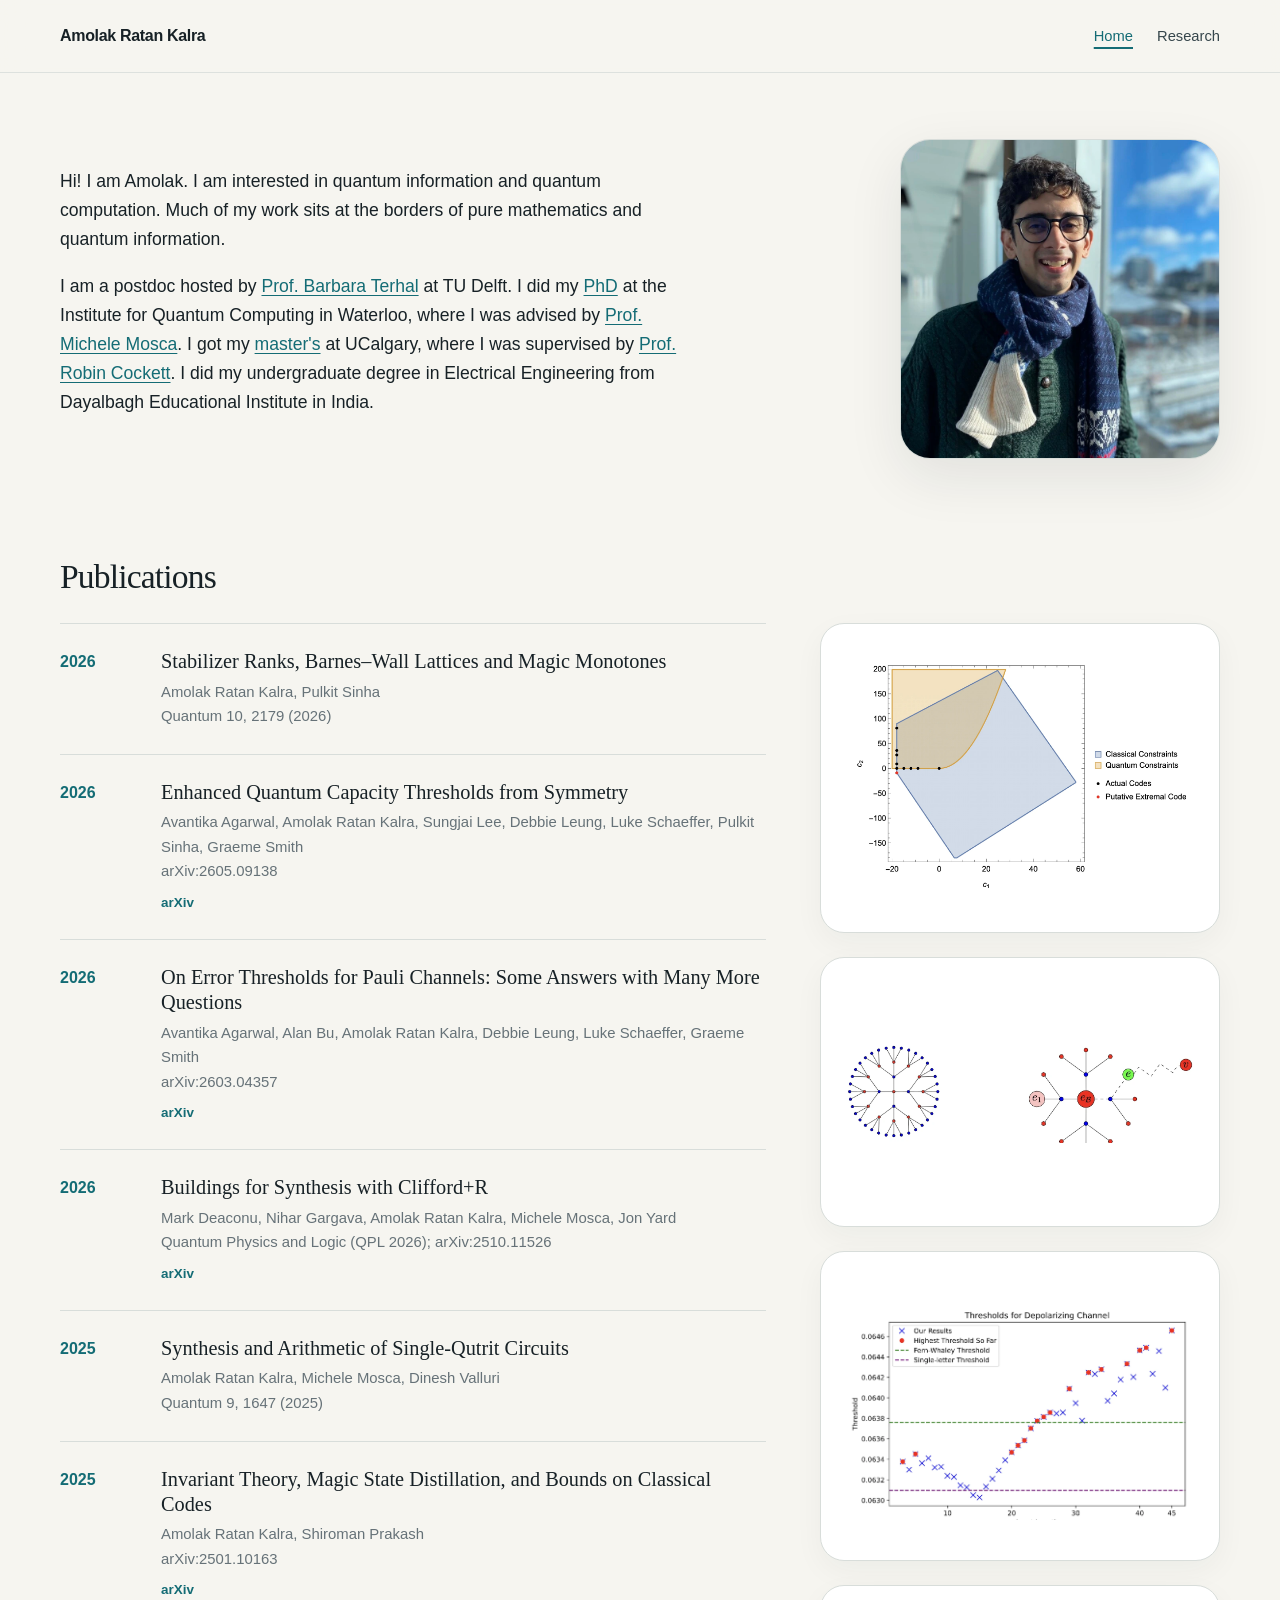
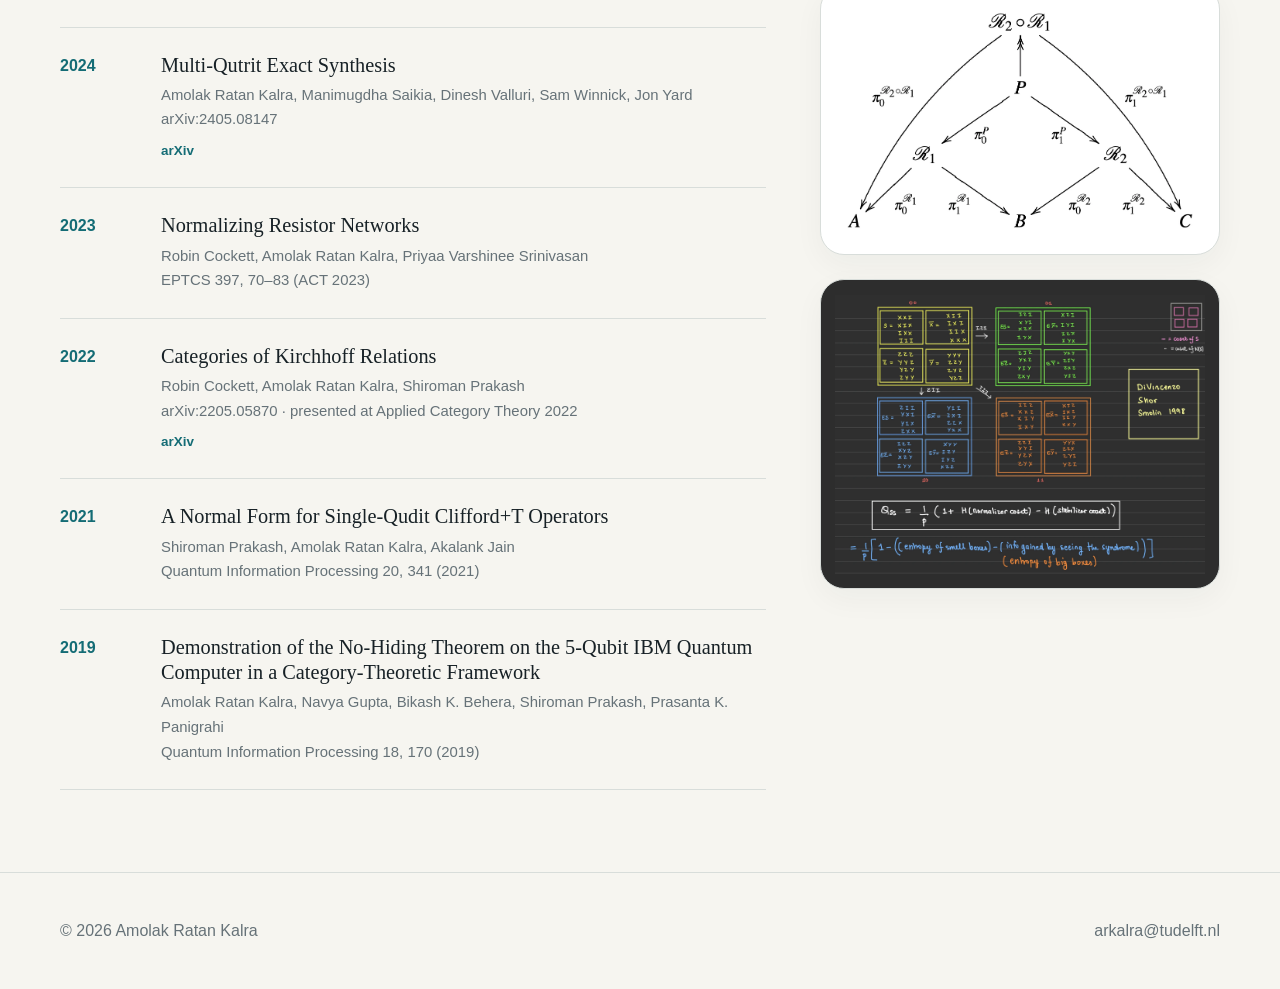
<file: index.html>
<!DOCTYPE html>

<html lang="en">
<head>
<meta charset="utf-8"/><meta content="width=device-width,initial-scale=1" name="viewport"/><meta content="#f6f5f0" name="theme-color"/>
<title>Amolak Ratan Kalra</title>
<link href="https://amolakratankalra.github.io/" rel="canonical"/>
<meta content="Amolak Ratan Kalra" property="og:title"/>
<meta content="Amolak Ratan Kalra" property="og:site_name"/>
<meta content="website" property="og:type"/>
<meta content="https://amolakratankalra.github.io/" property="og:url"/>
<meta content="Amolak Ratan Kalra is a postdoctoral researcher at QuTech and TU Delft working on the mathematics of quantum information, quantum circuits, quantum error correction, and quantum foundations." name="description"/>
<link href="assets/style.css?v=583b308ce587" rel="stylesheet"/>
</head>
<body>
<a class="skip" href="#content">Skip to content</a>
<header class="site-header"><div class="container nav">
<a class="brand" href="index.html"><span>Amolak Ratan Kalra</span></a>
<nav aria-label="Main navigation" class="page-links">
<a aria-current="page" href="index.html">Home</a>
<a href="research.html">Research</a>
</nav>
</div></header>
<main id="content">
<section class="hero hero-minimal"><div class="container hero-grid">
<div class="hero-copy">
<p class="lead">Hi! I am Amolak. I am interested in quantum information and quantum computation. Much of my work sits at the borders of pure mathematics and quantum information.</p>
<p class="lead">I am a postdoc hosted by <a href="https://qutech.nl/person/barbara-terhal/" target="_blank" rel="noopener">Prof. Barbara Terhal</a> at TU Delft. I did my <a href="https://uwspace.uwaterloo.ca/items/2362619b-3021-4727-a5f9-b3112a69a995" target="_blank" rel="noopener">PhD</a> at the Institute for Quantum Computing in Waterloo, where I was advised by <a href="https://uwaterloo.ca/institute-for-quantum-computing/profiles/michele-mosca" target="_blank" rel="noopener">Prof. Michele Mosca</a>. I got my <a href="https://doi.org/10.11575/PRISM/39953" target="_blank" rel="noopener">master's</a> at UCalgary, where I was supervised by <a href="https://pages.cpsc.ucalgary.ca/~robin/" target="_blank" rel="noopener">Prof. Robin Cockett</a>. I did my undergraduate degree in Electrical Engineering from Dayalbagh Educational Institute in India.</p>
</div>
<div class="portrait-card"><img alt="Portrait of Amolak Ratan Kalra" src="assets/portrait-latest.webp"/></div>
</div></section>


<section class="section publications-section-clean" id="publications"><div class="container publications-home">
<div class="section-head publications-head-simple"><div><h2>Publications</h2></div></div>

<div class="publications-side-by-side"><div class="pub-list">
<article class="pub"><div class="pub-year">2026</div><div><div class="pub-title"><a class="pub-title-link" target="_blank" rel="noopener" href="https://quantum-journal.org/papers/q-2026-07-29-2179/">Stabilizer Ranks, Barnes–Wall Lattices and Magic Monotones</a></div><div class="pub-authors">Amolak Ratan Kalra, Pulkit Sinha</div><div class="pub-venue">Quantum 10, 2179 (2026)</div></div></article>
<article class="pub"><div class="pub-year">2026</div><div><div class="pub-title"><a class="pub-title-link" target="_blank" rel="noopener" href="https://arxiv.org/abs/2605.09138">Enhanced Quantum Capacity Thresholds from Symmetry</a></div><div class="pub-authors">Avantika Agarwal, Amolak Ratan Kalra, Sungjai Lee, Debbie Leung, Luke Schaeffer, Pulkit Sinha, Graeme Smith</div><div class="pub-venue">arXiv:2605.09138</div><div class="pub-links"><a href="https://arxiv.org/abs/2605.09138">arXiv</a></div></div></article>
<article class="pub"><div class="pub-year">2026</div><div><div class="pub-title"><a class="pub-title-link" target="_blank" rel="noopener" href="https://arxiv.org/abs/2603.04357">On Error Thresholds for Pauli Channels: Some Answers with Many More Questions</a></div><div class="pub-authors">Avantika Agarwal, Alan Bu, Amolak Ratan Kalra, Debbie Leung, Luke Schaeffer, Graeme Smith</div><div class="pub-venue">arXiv:2603.04357</div><div class="pub-links"><a href="https://arxiv.org/abs/2603.04357">arXiv</a></div></div></article>
<article class="pub"><div class="pub-year">2026</div><div><div class="pub-title"><a class="pub-title-link" target="_blank" rel="noopener" href="https://arxiv.org/abs/2510.11526">Buildings for Synthesis with Clifford+R</a></div><div class="pub-authors">Mark Deaconu, Nihar Gargava, Amolak Ratan Kalra, Michele Mosca, Jon Yard</div><div class="pub-venue">Quantum Physics and Logic (QPL 2026); arXiv:2510.11526</div><div class="pub-links"><a href="https://arxiv.org/abs/2510.11526">arXiv</a></div></div></article>
<article class="pub"><div class="pub-year">2025</div><div><div class="pub-title"><a class="pub-title-link" target="_blank" rel="noopener" href="https://arxiv.org/abs/2311.08696">Synthesis and Arithmetic of Single-Qutrit Circuits</a></div><div class="pub-authors">Amolak Ratan Kalra, Michele Mosca, Dinesh Valluri</div><div class="pub-venue">Quantum 9, 1647 (2025)</div></div></article>
<article class="pub"><div class="pub-year">2025</div><div><div class="pub-title"><a class="pub-title-link" target="_blank" rel="noopener" href="https://arxiv.org/abs/2501.10163">Invariant Theory, Magic State Distillation, and Bounds on Classical Codes</a></div><div class="pub-authors">Amolak Ratan Kalra, Shiroman Prakash</div><div class="pub-venue">arXiv:2501.10163</div><div class="pub-links"><a href="https://arxiv.org/abs/2501.10163">arXiv</a></div></div></article>
<article class="pub"><div class="pub-year">2024</div><div><div class="pub-title"><a class="pub-title-link" target="_blank" rel="noopener" href="https://arxiv.org/abs/2405.08147">Multi-Qutrit Exact Synthesis</a></div><div class="pub-authors">Amolak Ratan Kalra, Manimugdha Saikia, Dinesh Valluri, Sam Winnick, Jon Yard</div><div class="pub-venue">arXiv:2405.08147</div><div class="pub-links"><a href="https://arxiv.org/abs/2405.08147">arXiv</a></div></div></article>
<article class="pub"><div class="pub-year">2023</div><div><div class="pub-title"><a class="pub-title-link" target="_blank" rel="noopener" href="https://arxiv.org/abs/2303.11839" target="_blank" rel="noopener">Normalizing Resistor Networks</a></div><div class="pub-authors">Robin Cockett, Amolak Ratan Kalra, Priyaa Varshinee Srinivasan</div><div class="pub-venue">EPTCS 397, 70–83 (ACT 2023)</div></div></article>
<article class="pub"><div class="pub-year">2022</div><div><div class="pub-title"><a class="pub-title-link" target="_blank" rel="noopener" href="https://arxiv.org/abs/2205.05870">Categories of Kirchhoff Relations</a></div><div class="pub-authors">Robin Cockett, Amolak Ratan Kalra, Shiroman Prakash</div><div class="pub-venue">arXiv:2205.05870 · presented at Applied Category Theory 2022</div><div class="pub-links"><a href="https://arxiv.org/abs/2205.05870">arXiv</a></div></div></article>
<article class="pub"><div class="pub-year">2021</div><div><div class="pub-title"><a class="pub-title-link" target="_blank" rel="noopener" href="https://arxiv.org/abs/2011.07970" target="_blank" rel="noopener">A Normal Form for Single-Qudit Clifford+T Operators</a></div><div class="pub-authors">Shiroman Prakash, Amolak Ratan Kalra, Akalank Jain</div><div class="pub-venue">Quantum Information Processing 20, 341 (2021)</div></div></article>
<article class="pub"><div class="pub-year">2019</div><div><div class="pub-title"><a class="pub-title-link" target="_blank" rel="noopener" href="https://arxiv.org/abs/1707.09462" target="_blank" rel="noopener">Demonstration of the No-Hiding Theorem on the 5-Qubit IBM Quantum Computer in a Category-Theoretic Framework</a></div><div class="pub-authors">Amolak Ratan Kalra, Navya Gupta, Bikash K. Behera, Shiroman Prakash, Prasanta K. Panigrahi</div><div class="pub-venue">Quantum Information Processing 18, 170 (2019)</div></div></article>
</div><aside aria-label="Research figures" class="publication-image-stack"><a class="publication-image-card" href="https://arxiv.org/abs/2501.10163" target="_blank" rel="noopener" aria-label="Open Invariant Theory, Magic State Distillation, and Bounds on Classical Codes"><img alt="Classical and quantum linear-programming constraints" src="assets/codes-bounds.webp"/></a><a class="publication-image-card zoomed" href="https://arxiv.org/abs/2510.11526" target="_blank" rel="noopener" aria-label="Open Buildings for Synthesis with Clifford+R"><img alt="Tree geometry used in quantum circuit synthesis" src="assets/circuits-tree-crop.webp"/></a><a class="publication-image-card" href="https://arxiv.org/abs/2605.09138" target="_blank" rel="noopener" aria-label="Open Enhanced Quantum Capacity Thresholds from Symmetry"><img alt="Error thresholds for a depolarizing quantum channel" src="assets/capacity-thresholds.webp"/></a><a class="publication-image-card zoomed" href="https://arxiv.org/abs/2205.05870" target="_blank" rel="noopener" aria-label="Open Categories of Kirchhoff Relations"><img alt="A compositional relation diagram" src="assets/relations-diagram-crop.webp"/></a><a class="publication-image-card dark" href="https://arxiv.org/abs/2603.04357" target="_blank" rel="noopener" aria-label="Open On Error Thresholds for Pauli Channels: Some Answers with Many More Questions"><img alt="Symmetry and stabilizer structures in a mathematical calculation" src="assets/symmetry-notes.webp"/></a></aside></div></div></section>
</main>
<footer class="footer"><div class="container footer-grid"><div>© 2026 Amolak Ratan Kalra</div><div class="footer-email"><a href="mailto:arkalra@tudelft.nl">arkalra@tudelft.nl</a></div></div></footer>
<script src="assets/site.js"></script>
</body></html>
</file>
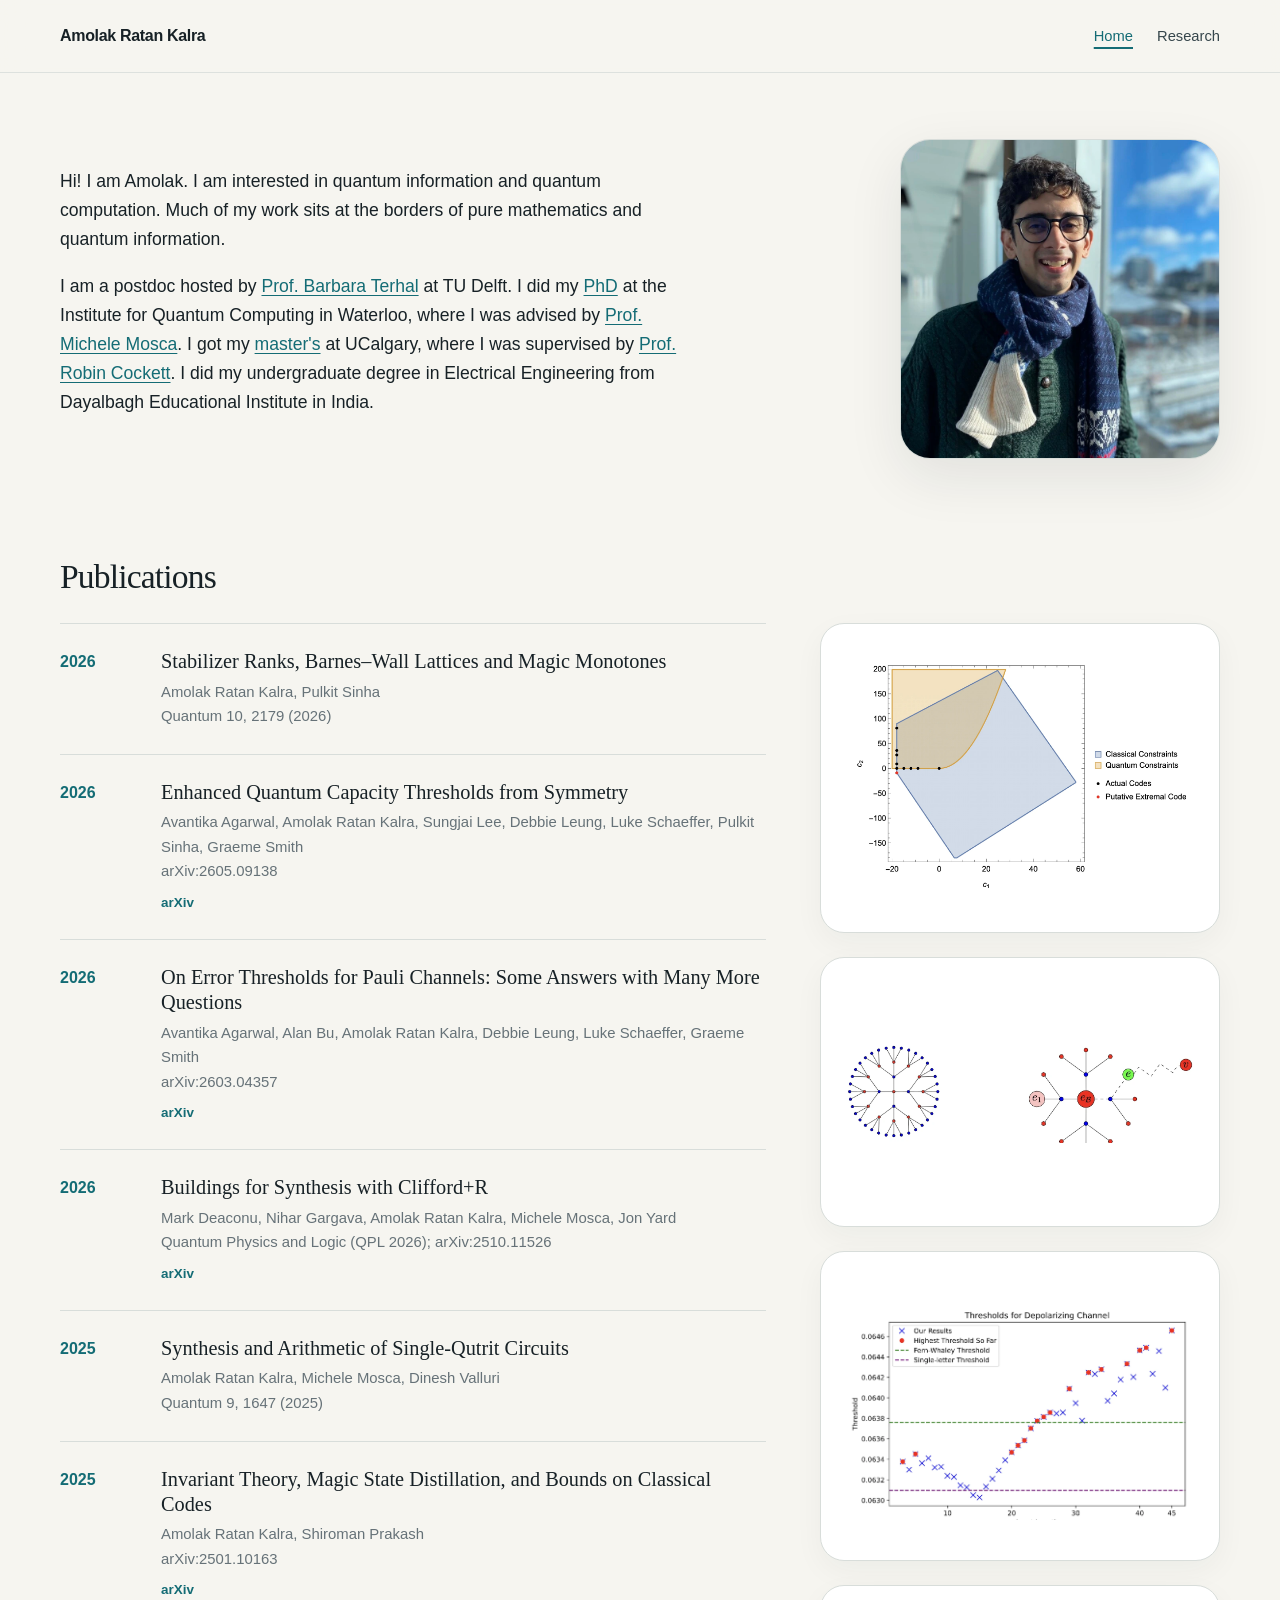
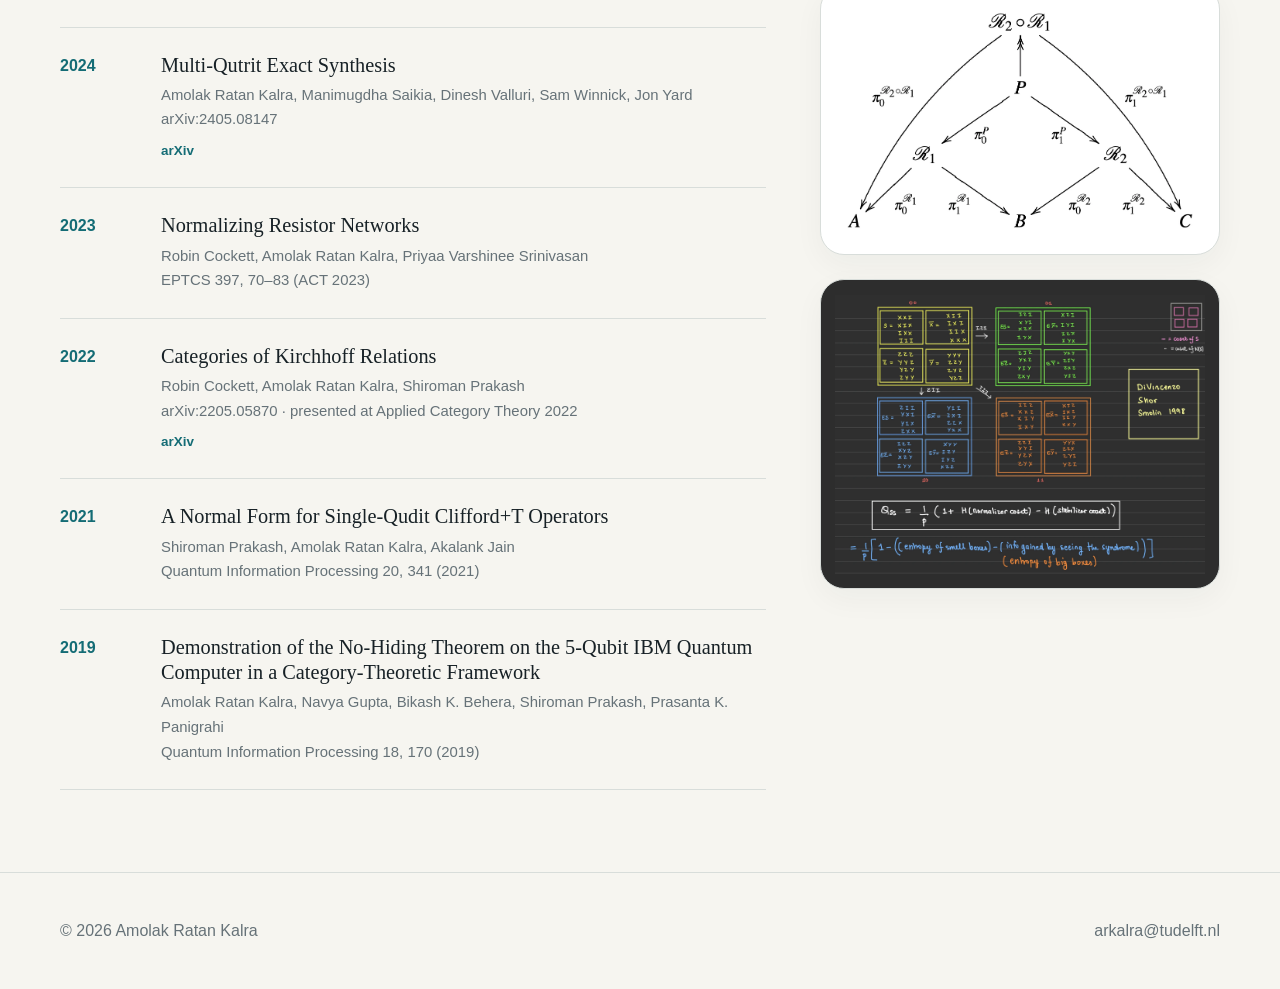
<file: index-preview.html>
<!DOCTYPE html>

<html lang="en">
<head>
<meta charset="utf-8"/><meta content="width=device-width,initial-scale=1" name="viewport"/><meta content="#f6f5f0" name="theme-color"/>
<title>Amolak Ratan Kalra</title>
<meta content="noindex,follow" name="robots"/>
<link href="https://amolakratankalra.github.io/" rel="canonical"/>
<meta content="Amolak Ratan Kalra" property="og:title"/>
<meta content="Amolak Ratan Kalra" property="og:site_name"/>
<meta content="website" property="og:type"/>
<meta content="https://amolakratankalra.github.io/" property="og:url"/>
<meta content="Amolak Ratan Kalra is a postdoctoral researcher at QuTech and TU Delft working on the mathematics of quantum information, quantum circuits, quantum error correction, and quantum foundations." name="description"/>
<link href="assets/style.css?v=583b308ce587" rel="stylesheet"/>
</head>
<body>
<a class="skip" href="#content">Skip to content</a>
<header class="site-header"><div class="container nav">
<a class="brand" href="index.html"><span>Amolak Ratan Kalra</span></a>
<nav aria-label="Main navigation" class="page-links">
<a aria-current="page" href="index.html">Home</a>
<a href="research.html">Research</a>
</nav>
</div></header>
<main id="content">
<section class="hero hero-minimal"><div class="container hero-grid">
<div class="hero-copy">
<p class="lead">Hi! I am Amolak. I am interested in quantum information and quantum computation. Much of my work sits at the borders of pure mathematics and quantum information.</p>
<p class="lead">I am a postdoc hosted by <a href="https://qutech.nl/person/barbara-terhal/" target="_blank" rel="noopener">Prof. Barbara Terhal</a> at TU Delft. I did my <a href="https://uwspace.uwaterloo.ca/items/2362619b-3021-4727-a5f9-b3112a69a995" target="_blank" rel="noopener">PhD</a> at the Institute for Quantum Computing in Waterloo, where I was advised by <a href="https://uwaterloo.ca/institute-for-quantum-computing/profiles/michele-mosca" target="_blank" rel="noopener">Prof. Michele Mosca</a>. I got my <a href="https://doi.org/10.11575/PRISM/39953" target="_blank" rel="noopener">master's</a> at UCalgary, where I was supervised by <a href="https://pages.cpsc.ucalgary.ca/~robin/" target="_blank" rel="noopener">Prof. Robin Cockett</a>. I did my undergraduate degree in Electrical Engineering from Dayalbagh Educational Institute in India.</p>
</div>
<div class="portrait-card"><img alt="Portrait of Amolak Ratan Kalra" src="assets/portrait-latest.webp"/></div>
</div></section>


<section class="section publications-section-clean" id="publications"><div class="container publications-home">
<div class="section-head publications-head-simple"><div><h2>Publications</h2></div></div>

<div class="publications-side-by-side"><div class="pub-list">
<article class="pub"><div class="pub-year">2026</div><div><div class="pub-title"><a class="pub-title-link" target="_blank" rel="noopener" href="https://quantum-journal.org/papers/q-2026-07-29-2179/">Stabilizer Ranks, Barnes–Wall Lattices and Magic Monotones</a></div><div class="pub-authors">Amolak Ratan Kalra, Pulkit Sinha</div><div class="pub-venue">Quantum 10, 2179 (2026)</div></div></article>
<article class="pub"><div class="pub-year">2026</div><div><div class="pub-title"><a class="pub-title-link" target="_blank" rel="noopener" href="https://arxiv.org/abs/2605.09138">Enhanced Quantum Capacity Thresholds from Symmetry</a></div><div class="pub-authors">Avantika Agarwal, Amolak Ratan Kalra, Sungjai Lee, Debbie Leung, Luke Schaeffer, Pulkit Sinha, Graeme Smith</div><div class="pub-venue">arXiv:2605.09138</div><div class="pub-links"><a href="https://arxiv.org/abs/2605.09138">arXiv</a></div></div></article>
<article class="pub"><div class="pub-year">2026</div><div><div class="pub-title"><a class="pub-title-link" target="_blank" rel="noopener" href="https://arxiv.org/abs/2603.04357">On Error Thresholds for Pauli Channels: Some Answers with Many More Questions</a></div><div class="pub-authors">Avantika Agarwal, Alan Bu, Amolak Ratan Kalra, Debbie Leung, Luke Schaeffer, Graeme Smith</div><div class="pub-venue">arXiv:2603.04357</div><div class="pub-links"><a href="https://arxiv.org/abs/2603.04357">arXiv</a></div></div></article>
<article class="pub"><div class="pub-year">2026</div><div><div class="pub-title"><a class="pub-title-link" target="_blank" rel="noopener" href="https://arxiv.org/abs/2510.11526">Buildings for Synthesis with Clifford+R</a></div><div class="pub-authors">Mark Deaconu, Nihar Gargava, Amolak Ratan Kalra, Michele Mosca, Jon Yard</div><div class="pub-venue">Quantum Physics and Logic (QPL 2026); arXiv:2510.11526</div><div class="pub-links"><a href="https://arxiv.org/abs/2510.11526">arXiv</a></div></div></article>
<article class="pub"><div class="pub-year">2025</div><div><div class="pub-title"><a class="pub-title-link" target="_blank" rel="noopener" href="https://arxiv.org/abs/2311.08696">Synthesis and Arithmetic of Single-Qutrit Circuits</a></div><div class="pub-authors">Amolak Ratan Kalra, Michele Mosca, Dinesh Valluri</div><div class="pub-venue">Quantum 9, 1647 (2025)</div></div></article>
<article class="pub"><div class="pub-year">2025</div><div><div class="pub-title"><a class="pub-title-link" target="_blank" rel="noopener" href="https://arxiv.org/abs/2501.10163">Invariant Theory, Magic State Distillation, and Bounds on Classical Codes</a></div><div class="pub-authors">Amolak Ratan Kalra, Shiroman Prakash</div><div class="pub-venue">arXiv:2501.10163</div><div class="pub-links"><a href="https://arxiv.org/abs/2501.10163">arXiv</a></div></div></article>
<article class="pub"><div class="pub-year">2024</div><div><div class="pub-title"><a class="pub-title-link" target="_blank" rel="noopener" href="https://arxiv.org/abs/2405.08147">Multi-Qutrit Exact Synthesis</a></div><div class="pub-authors">Amolak Ratan Kalra, Manimugdha Saikia, Dinesh Valluri, Sam Winnick, Jon Yard</div><div class="pub-venue">arXiv:2405.08147</div><div class="pub-links"><a href="https://arxiv.org/abs/2405.08147">arXiv</a></div></div></article>
<article class="pub"><div class="pub-year">2023</div><div><div class="pub-title"><a class="pub-title-link" target="_blank" rel="noopener" href="https://arxiv.org/abs/2303.11839" target="_blank" rel="noopener">Normalizing Resistor Networks</a></div><div class="pub-authors">Robin Cockett, Amolak Ratan Kalra, Priyaa Varshinee Srinivasan</div><div class="pub-venue">EPTCS 397, 70–83 (ACT 2023)</div></div></article>
<article class="pub"><div class="pub-year">2022</div><div><div class="pub-title"><a class="pub-title-link" target="_blank" rel="noopener" href="https://arxiv.org/abs/2205.05870">Categories of Kirchhoff Relations</a></div><div class="pub-authors">Robin Cockett, Amolak Ratan Kalra, Shiroman Prakash</div><div class="pub-venue">arXiv:2205.05870 · presented at Applied Category Theory 2022</div><div class="pub-links"><a href="https://arxiv.org/abs/2205.05870">arXiv</a></div></div></article>
<article class="pub"><div class="pub-year">2021</div><div><div class="pub-title"><a class="pub-title-link" target="_blank" rel="noopener" href="https://arxiv.org/abs/2011.07970" target="_blank" rel="noopener">A Normal Form for Single-Qudit Clifford+T Operators</a></div><div class="pub-authors">Shiroman Prakash, Amolak Ratan Kalra, Akalank Jain</div><div class="pub-venue">Quantum Information Processing 20, 341 (2021)</div></div></article>
<article class="pub"><div class="pub-year">2019</div><div><div class="pub-title"><a class="pub-title-link" target="_blank" rel="noopener" href="https://arxiv.org/abs/1707.09462" target="_blank" rel="noopener">Demonstration of the No-Hiding Theorem on the 5-Qubit IBM Quantum Computer in a Category-Theoretic Framework</a></div><div class="pub-authors">Amolak Ratan Kalra, Navya Gupta, Bikash K. Behera, Shiroman Prakash, Prasanta K. Panigrahi</div><div class="pub-venue">Quantum Information Processing 18, 170 (2019)</div></div></article>
</div><aside aria-label="Research figures" class="publication-image-stack"><div class="publication-image-card"><img alt="Classical and quantum linear-programming constraints" src="assets/codes-bounds.webp"/></div><div class="publication-image-card zoomed"><img alt="Tree geometry used in quantum circuit synthesis" src="assets/circuits-tree-crop.webp"/></div><div class="publication-image-card"><img alt="Error thresholds for a depolarizing quantum channel" src="assets/capacity-thresholds.webp"/></div><div class="publication-image-card zoomed"><img alt="A compositional relation diagram" src="assets/relations-diagram-crop.webp"/></div><div class="publication-image-card dark"><img alt="Symmetry and stabilizer structures in a mathematical calculation" src="assets/symmetry-notes.webp"/></div></aside></div></div></section>
</main>
<footer class="footer"><div class="container footer-grid"><div>© 2026 Amolak Ratan Kalra</div><div class="footer-email"><a href="mailto:arkalra@tudelft.nl">arkalra@tudelft.nl</a></div></div></footer>
<script src="assets/site.js"></script>
</body></html>
</file>
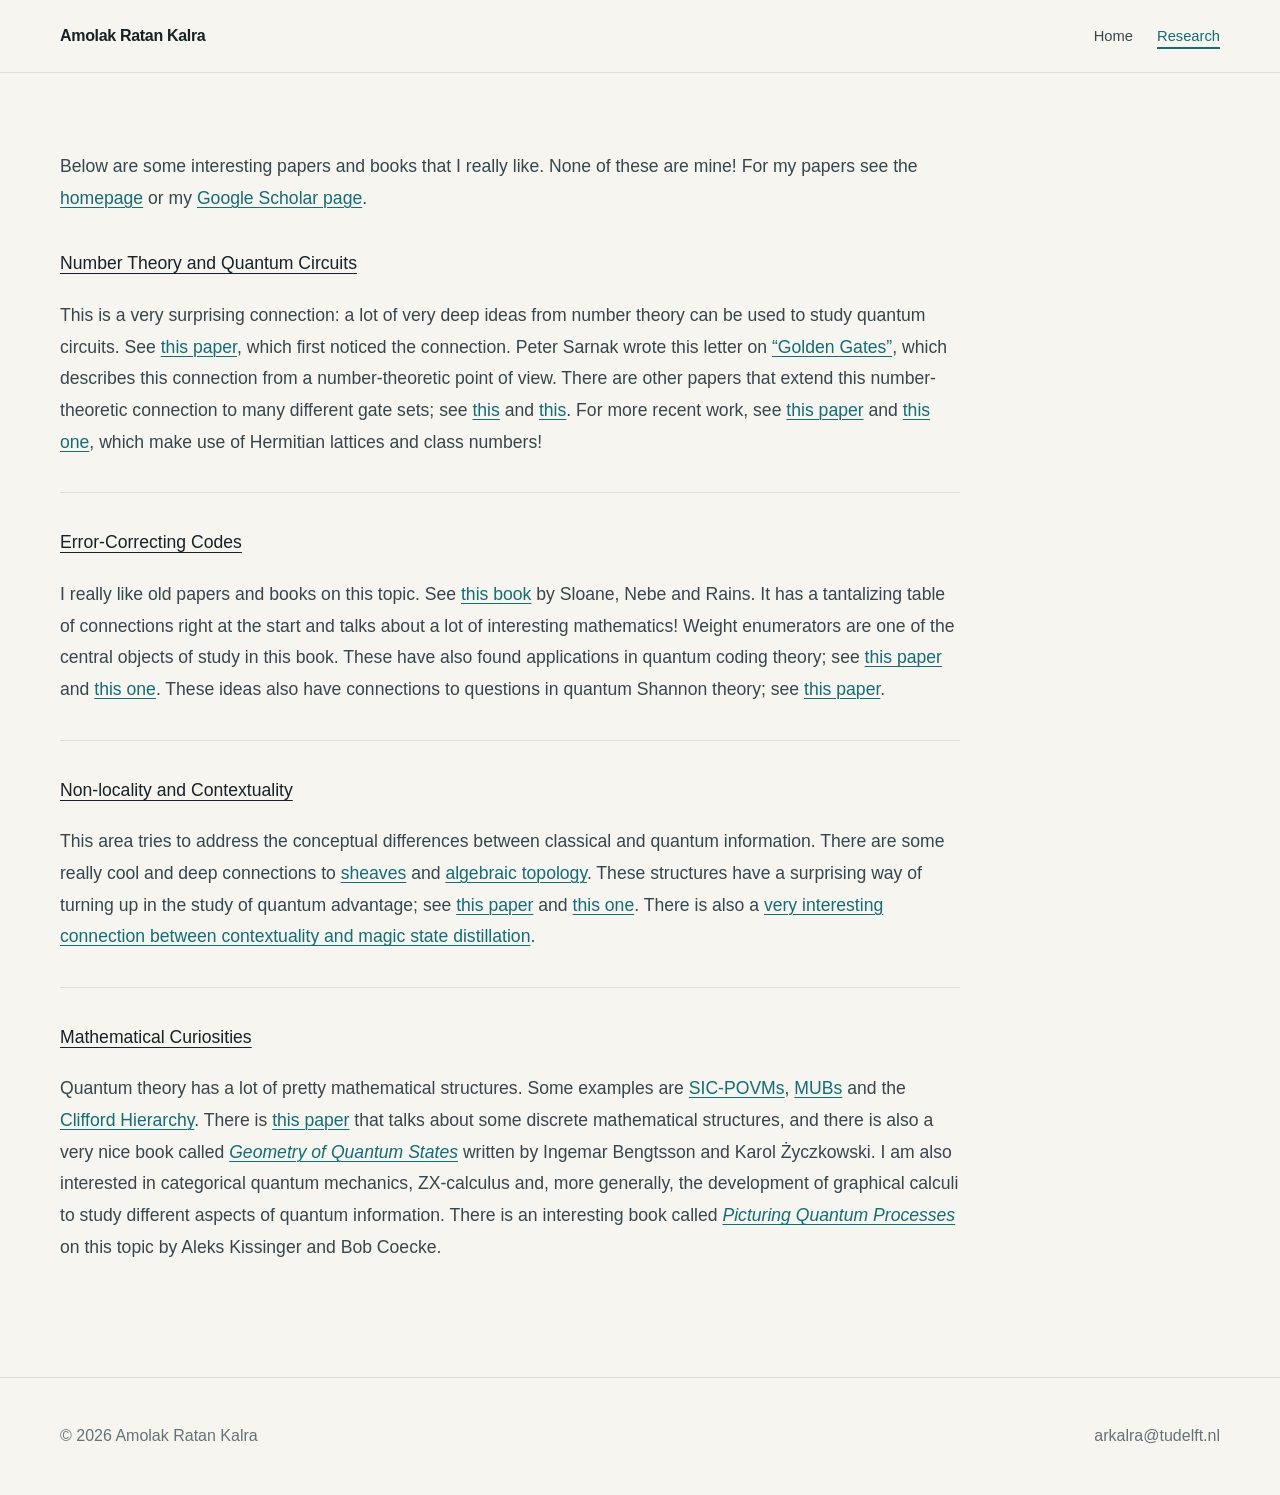
<file: research.html>
<!doctype html>
<html lang="en">
<head>
<meta charset="utf-8"/>
<meta content="width=device-width,initial-scale=1" name="viewport"/>
<meta content="#f6f5f0" name="theme-color"/>
<title>Research | Amolak Ratan Kalra</title>
<meta content="Amolak Ratan Kalra's research interests in number theory and quantum circuits, error-correcting codes, non-locality, contextuality and the mathematics of quantum computation." name="description"/>
<link href="https://amolakratankalra.github.io/research.html" rel="canonical"/>
<meta content="Research | Amolak Ratan Kalra" property="og:title"/>
<meta content="Amolak Ratan Kalra" property="og:site_name"/>
<meta content="website" property="og:type"/>
<meta content="https://amolakratankalra.github.io/research.html" property="og:url"/>
<link href="assets/style.css?v=583b308ce587" rel="stylesheet"/>
</head>
<body>
<a class="skip" href="#content">Skip to content</a>
<header class="site-header"><div class="container nav">
<a class="brand" href="index.html"><span>Amolak Ratan Kalra</span></a>
<nav aria-label="Main navigation" class="page-links">
<a href="index.html">Home</a>
<a aria-current="page" href="research.html">Research</a>
</nav>
</div></header>
<main class="research-page" id="content">
<section class="page-hero"><div class="container">
<p class="research-intro">Below are some interesting papers and books that I really like. None of these are mine! For my papers see the <a href="index.html#publications">homepage</a> or my <a href="https://scholar.google.com/citations?user=9sTWuSQAAAAJ&amp;hl=en" target="_blank" rel="noopener">Google Scholar page</a>.</p>
</div></section>
<div class="container"><div class="research-notes">
<section aria-labelledby="number-theory" class="research-note">
<h2 id="number-theory">Number Theory and Quantum Circuits</h2>
<p>This is a very surprising connection: a lot of very deep ideas from number theory can be used to study quantum circuits. See <a href="https://arxiv.org/abs/1206.5236" target="_blank" rel="noopener" title="Fast and efficient exact synthesis of single qubit unitaries generated by Clifford and T gates">this paper</a>, which first noticed the connection. Peter Sarnak wrote this letter on <a href="https://publications.ias.edu/sites/default/files/Letter%20-%20golden%20gates%20march_0.pdf" target="_blank" rel="noopener">“Golden Gates”</a>, which describes this connection from a number-theoretic point of view. There are other papers that extend this number-theoretic connection to many different gate sets; see <a href="https://arxiv.org/abs/1504.04350" target="_blank" rel="noopener" title="A framework for exact synthesis">this</a> and <a href="https://arxiv.org/abs/1510.03888" target="_blank" rel="noopener" title="A Framework for Approximating Qubit Unitaries">this</a>. For more recent work, see <a href="https://quantum-journal.org/papers/q-2023-12-18-1208/" target="_blank" rel="noopener">this paper</a> and <a href="https://arxiv.org/pdf/2405.19302" target="_blank" rel="noopener" title="Multi-qubit circuit synthesis and Hermitian lattices">this one</a>, which make use of Hermitian lattices and class numbers!</p>
</section>
<section aria-labelledby="error-correcting-codes" class="research-note">
<h2 id="error-correcting-codes">Error-Correcting Codes</h2>
<p>I really like old papers and books on this topic. See <a href="https://neilsloane.com/doc/cliff2.html" target="_blank" rel="noopener" title="Self-Dual Codes and Invariant Theory">this book</a> by Sloane, Nebe and Rains. It has a tantalizing table of connections right at the start and talks about a lot of interesting mathematics! Weight enumerators are one of the central objects of study in this book. These have also found applications in quantum coding theory; see <a href="https://arxiv.org/abs/quant-ph/9610040" target="_blank" rel="noopener" title="Quantum MacWilliams Identities">this paper</a> and <a href="https://arxiv.org/abs/quant-ph/9612015" target="_blank" rel="noopener" title="Quantum Weight Enumerators">this one</a>. These ideas also have connections to questions in quantum Shannon theory; see <a href="https://arxiv.org/abs/quant-ph/9706061" target="_blank" rel="noopener" title="Quantum Channel Capacity of Very Noisy Channels">this paper</a>.</p>
</section>
<section aria-labelledby="non-locality" class="research-note">
<h2 id="non-locality">Non-locality and Contextuality</h2>
<p>This area tries to address the conceptual differences between classical and quantum information. There are some really cool and deep connections to <a href="https://arxiv.org/abs/1102.0264" target="_blank" rel="noopener" title="The Sheaf-Theoretic Structure Of Non-Locality and Contextuality">sheaves</a> and <a href="https://arxiv.org/abs/1602.04155" target="_blank" rel="noopener" title="Cohomological framework for contextual quantum computations">algebraic topology</a>. These structures have a surprising way of turning up in the study of quantum advantage; see <a href="https://arxiv.org/abs/1704.00690" target="_blank" rel="noopener" title="Quantum advantage with shallow circuits">this paper</a> and <a href="https://arxiv.org/abs/1207.1111" target="_blank" rel="noopener" title="A Generalization of Kochen-Specker Sets Relates Quantum Coloring to Entanglement-Assisted Channel Capacity">this one</a>. There is also a <a href="https://arxiv.org/abs/1401.4174" target="_blank" rel="noopener" title="Contextuality supplies the magic for quantum computation">very interesting connection between contextuality and magic state distillation</a>.</p>
</section>
<section aria-labelledby="mathematics-of-quantum-computation" class="research-note">
<h2 id="mathematics-of-quantum-computation">Mathematical Curiosities</h2>
<p>Quantum theory has a lot of pretty mathematical structures. Some examples are <a href="https://arxiv.org/abs/1703.07901" target="_blank" rel="noopener" title="The SIC Question: History and State of Play">SIC-POVMs</a>, <a href="https://arxiv.org/abs/2410.23997" target="_blank" rel="noopener" title="Mutually Unbiased Bases in Composite Dimensions — A Review">MUBs</a> and the <a href="https://arxiv.org/abs/1407.2713" target="_blank" rel="noopener" title="Order 3 Symmetry in the Clifford Hierarchy">Clifford Hierarchy</a>. There is <a href="https://arxiv.org/abs/1701.07902" target="_blank" rel="noopener" title="On discrete structures in finite Hilbert spaces">this paper</a> that talks about some discrete mathematical structures, and there is also a very nice book called <a href="https://doi.org/10.1017/9781139207010" target="_blank" rel="noopener"><em>Geometry of Quantum States</em></a> written by Ingemar Bengtsson and Karol Życzkowski. I am also interested in categorical quantum mechanics, ZX-calculus and, more generally, the development of graphical calculi to study different aspects of quantum information. There is an interesting book called <a href="https://www.cambridge.org/core/books/picturing-quantum-processes/1119568B3101F3A685BE832FEEC53E52" target="_blank" rel="noopener"><em>Picturing Quantum Processes</em></a> on this topic by Aleks Kissinger and Bob Coecke.</p>
</section>
</div></div>
</main>
<footer class="footer"><div class="container footer-grid"><div>© 2026 Amolak Ratan Kalra</div><div class="footer-email"><a href="mailto:arkalra@tudelft.nl">arkalra@tudelft.nl</a></div></div></footer>
<script src="assets/site.js"></script>
</body>
</html>
</file>
<file: assets/style.css>
:root{
  --paper:#f6f5f0;
  --white:#fffefa;
  --ink:#172126;
  --ink2:#36464c;
  --muted:#667278;
  --line:#d8ddda;
  --accent:#146c75;
  --accent2:#8b5e3c;
  --soft:#e8f0ee;
  --shadow:0 18px 55px rgba(25,35,39,.09);
  --radius:24px;
  --max:1160px;
  --page-copy-size:1.1rem;
}
*{box-sizing:border-box}
html{scroll-behavior:smooth}
body{margin:0;background:var(--paper);color:var(--ink);font-family:Inter,ui-sans-serif,-apple-system,BlinkMacSystemFont,"Segoe UI",sans-serif;line-height:1.65;-webkit-font-smoothing:antialiased}
a{color:inherit;text-underline-offset:.18em}
img{display:block;max-width:100%}
.container{width:min(calc(100% - 42px),var(--max));margin-inline:auto}
.skip{position:absolute;left:-9999px}.skip:focus{left:16px;top:12px;background:#fff;padding:9px 12px;z-index:999;border-radius:10px}
.site-header{position:sticky;top:0;z-index:20;background:rgba(246,245,240,.94);backdrop-filter:blur(15px);border-bottom:1px solid rgba(216,221,218,.8)}
.nav{min-height:72px;display:flex;justify-content:space-between;align-items:center;gap:28px}.brand{text-decoration:none;font-weight:760;letter-spacing:-.02em;display:flex;align-items:center;gap:11px}.monogram{width:38px;height:38px;border:1px solid #7e898e;border-radius:50%;display:grid;place-items:center;font:700 .78rem Georgia,serif}.nav-links{display:flex;align-items:center;gap:24px}.nav-links a{text-decoration:none;color:#425057;font-size:.92rem}.nav-links a:hover,.nav-links a[aria-current="page"]{color:var(--accent)}.menu-btn{display:none;border:0;background:transparent;font:inherit;font-weight:700;padding:8px;cursor:pointer}
h1,h2,h3{font-family:Georgia,"Times New Roman",serif;font-weight:500;line-height:1.08;letter-spacing:-.025em}h1{font-size:clamp(3.5rem,7vw,6.8rem);margin:.08em 0 .18em}h2{font-size:clamp(2.25rem,4vw,3.8rem);margin:0 0 .42em}h3{font-size:1.45rem;margin:.15em 0 .42em}.eyebrow{text-transform:uppercase;letter-spacing:.16em;font-size:.72rem;font-weight:850;color:var(--accent);margin:0 0 14px}.lead{font-size:clamp(1.11rem,1.65vw,1.4rem);color:#405057;max-width:780px}.small{font-size:.9rem;color:var(--muted)}
.hero{padding:74px 0 82px}.hero-grid{display:grid;grid-template-columns:1.16fr .84fr;gap:74px;align-items:center}.hero-copy .lead{max-width:720px}.meta{display:flex;flex-wrap:wrap;gap:10px;margin-top:23px;color:var(--muted);font-size:.95rem}.meta span+span:before{content:"·";margin-right:10px}.actions{display:flex;gap:10px;flex-wrap:wrap;margin-top:29px}.button{display:inline-flex;align-items:center;text-decoration:none;border:1px solid var(--ink);border-radius:999px;padding:10px 15px;font-size:.91rem;transition:.18s ease}.button.primary{background:var(--ink);color:white}.button:hover{transform:translateY(-2px);box-shadow:0 8px 23px rgba(20,31,36,.10)}
/* Deliberately show the whole portrait: no zoom/crop. */
.portrait-card{background:#e5e8e6;border:1px solid var(--line);border-radius:30px;overflow:hidden;box-shadow:var(--shadow);max-width:430px;margin-left:auto}.portrait-card img{width:100%;height:auto;object-fit:contain}.portrait-caption{padding:12px 16px;background:var(--white);color:var(--muted);font-size:.84rem;border-top:1px solid var(--line)}
.section{padding:82px 0}.section.white{background:var(--white)}.section-head{display:flex;justify-content:space-between;align-items:end;gap:35px;margin-bottom:37px}.section-head>p{max-width:620px;color:var(--muted);margin:0}.intro-grid{display:grid;grid-template-columns:1fr 1fr;gap:24px}.theme-summary{border:1px solid var(--line);background:var(--white);border-radius:var(--radius);padding:28px 30px}.theme-summary p{color:var(--muted)}.pills{display:flex;flex-wrap:wrap;gap:8px;margin-top:17px}.pill{border:1px solid var(--line);border-radius:999px;padding:6px 10px;font-size:.79rem;color:#526168;background:rgba(255,255,255,.7)}
.background-grid{display:grid;grid-template-columns:1.05fr .95fr;gap:66px;align-items:start}.timeline{border-left:1px solid var(--line);margin:7px 0 0 8px}.timeline-item{position:relative;padding:0 0 34px 30px}.timeline-item:before{content:"";position:absolute;left:-6px;top:7px;width:10px;height:10px;border-radius:50%;background:var(--paper);border:2px solid var(--accent)}.timeline-item h3{margin:0 0 3px;font-size:1.3rem}.timeline-item p{margin:.12em 0;color:var(--muted)}.facts{display:grid;gap:14px}.fact{border-top:1px solid var(--line);padding-top:16px}.fact:first-child{border-top:0;padding-top:0}.fact strong{font-family:Georgia,serif;font-size:1.15rem;font-weight:500}.fact p{margin:.25em 0;color:var(--muted)}
.callout{border-left:3px solid var(--accent2);padding:0 0 0 20px;max-width:930px}.callout p{font-family:Georgia,serif;font-size:clamp(1.45rem,2.6vw,2.35rem);line-height:1.3;margin:0}
.footer{padding:45px 0;border-top:1px solid var(--line);color:var(--muted)}.footer-grid{display:flex;justify-content:space-between;align-items:center;gap:28px}.footer-links{display:flex;gap:18px;flex-wrap:wrap}.footer a{color:inherit}
.page-hero{padding:78px 0 42px}.page-hero h1{font-size:clamp(3.1rem,6vw,5.8rem)}.research-nav{display:flex;gap:9px;flex-wrap:wrap;margin-top:25px}.research-nav a{text-decoration:none;border:1px solid var(--line);border-radius:999px;padding:8px 12px;background:rgba(255,255,255,.58);font-size:.85rem}.research-nav a:hover{color:var(--accent);border-color:#aab6b3}
.research-theme{padding:68px 0;border-top:1px solid var(--line)}.research-theme:first-child{border-top:0;padding-top:15px}.theme-heading{display:grid;grid-template-columns:1fr .95fr;gap:60px;align-items:start;margin-bottom:34px}.theme-heading.reverse>div:first-child{order:2}.theme-heading.reverse>figure{order:1}.theme-copy p{color:#4e5b61}.topic-grid{display:grid;grid-template-columns:repeat(2,1fr);gap:20px;margin:30px 0 36px}.topic{border:1px solid var(--line);background:rgba(255,255,255,.72);border-radius:21px;padding:23px}.topic p{color:var(--muted);margin:.4em 0 0}
/* All scientific figures are shown in full. Never crop research images. */
.figure-box{margin:0;border:1px solid var(--line);border-radius:24px;overflow:hidden;background:white;box-shadow:0 14px 42px rgba(20,31,36,.06)}.figure-box img{width:100%;height:auto;object-fit:contain;background:white}.figure-box figcaption{border-top:1px solid var(--line);padding:11px 15px;color:var(--muted);font-size:.83rem}.figure-box.dark{background:#2d2d2d}.figure-box.dark img{background:#2d2d2d}.figure-grid{display:grid;grid-template-columns:1fr 1fr;gap:22px;align-items:start;margin:28px 0}.wide-figure{margin:32px 0}.wide-figure img{max-height:none}
.publications{padding-top:74px;border-top:1px solid var(--line)}.pub-list{border-top:1px solid var(--line)}.pub{display:grid;grid-template-columns:78px 1fr;gap:23px;padding:25px 0;border-bottom:1px solid var(--line)}.pub-year{font-weight:820;color:var(--accent)}.pub-title{font-family:Georgia,serif;font-size:1.27rem;line-height:1.25;margin-bottom:5px}.pub-authors,.pub-venue{color:var(--muted);font-size:.93rem}.pub-links{display:flex;gap:12px;flex-wrap:wrap;margin-top:8px}.pub-links a{text-decoration:none;color:var(--accent);font-weight:740;font-size:.84rem}.pub-links a:hover{text-decoration:underline}@media(max-width:900px){.hero-grid,.background-grid,.theme-heading{grid-template-columns:1fr;gap:40px}.portrait-card{margin:0;max-width:520px}.intro-grid,.topic-grid,.figure-grid{grid-template-columns:1fr}.theme-heading.reverse>div:first-child,.theme-heading.reverse>figure{order:unset}.section-head{flex-direction:column;align-items:flex-start}.hero{padding-top:56px}}
@media(max-width:700px){.container{width:min(calc(100% - 28px),var(--max))}.nav{min-height:67px}.menu-btn{display:block}.nav-links{display:none;position:absolute;left:14px;right:14px;top:70px;background:var(--white);border:1px solid var(--line);border-radius:17px;padding:8px;box-shadow:var(--shadow);flex-direction:column;align-items:stretch;gap:0}.nav-links.open{display:flex}.nav-links a{padding:10px 11px}.brand span:last-child{display:none}h1{font-size:clamp(3rem,15vw,4.7rem)}.section{padding:62px 0}.hero{padding-bottom:62px}.pub{grid-template-columns:1fr;gap:3px}.footer-grid{flex-direction:column;align-items:flex-start}.portrait-caption{display:none}}

.timeline-wide{max-width:900px}
.publications-home{padding-top:2px}

/* v9: expanded research map */
.interest-list{display:grid;grid-template-columns:1fr 1fr;gap:22px;margin:34px 0 42px}
.interest-block{padding:25px 26px 24px;border-top:1px solid var(--line);background:rgba(255,255,255,.36)}
.interest-title{display:inline;margin:0;font-size:1.55rem;text-decoration-line:underline;text-decoration-thickness:1px;text-decoration-color:rgba(20,108,117,.55);text-underline-offset:.22em}
.interest-block p{color:var(--ink2);margin:.9em 0 0}
.related-papers{font-size:.9rem;color:var(--muted)!important;border-left:2px solid rgba(20,108,117,.35);padding-left:12px}
.related-papers a{color:var(--accent);text-decoration-thickness:1px;text-decoration-color:rgba(20,108,117,.38)}
.related-papers a:hover{text-decoration-color:var(--accent)}
@media(max-width:900px){.interest-list{grid-template-columns:1fr}.interest-block{padding-inline:0;background:transparent}}
.pub-title-link{text-decoration:none}.pub-title-link:hover{color:var(--accent);text-decoration:underline;text-decoration-thickness:1px}


/* v10: research figures reused as quiet visual texture on the home page.
   The images are never cropped; they are scaled proportionally and kept subtle
   so the text and portrait remain the focus. */
.hero-with-art{position:relative;overflow:hidden;isolation:isolate}
.hero-with-art>.container{position:relative;z-index:2}
.hero-art{position:absolute;inset:0;z-index:0;pointer-events:none;overflow:hidden}
.hero-art img{position:absolute;width:min(48vw,720px);height:auto;object-fit:contain;opacity:.075;filter:saturate(.55) contrast(.9)}
.hero-art-circuits img{right:-1.5%;top:4%;transform:rotate(-2deg)}

.publications-section{position:relative;overflow:hidden;isolation:isolate}
.publications-section>.container{position:relative;z-index:2}
.publication-backdrop{position:absolute;inset:0;z-index:0;pointer-events:none}
.publication-art{position:absolute;height:auto;object-fit:contain;opacity:.055;filter:saturate(.5) contrast(.9)}
.publication-art-codes{width:min(44vw,650px);right:-8%;top:5.5rem;transform:rotate(1.5deg)}
.publication-art-capacity{width:min(38vw,560px);left:-9%;bottom:4.5rem;transform:rotate(-2deg)}
.publications-home{position:relative}
.publications-home .pub-list{background:rgba(246,245,240,.72);backdrop-filter:blur(1.5px)}

@media(max-width:900px){
  .hero-art img{width:min(76vw,620px);opacity:.055;right:-18%;top:7%}
  .publication-art{opacity:.038}
  .publication-art-codes{width:76vw;right:-28%;top:7rem}
  .publication-art-capacity{width:70vw;left:-30%;bottom:7rem}
}
@media(max-width:700px){
  .hero-art img{width:88vw;right:-34%;top:4%;opacity:.045}
  .publication-art{display:none}
  .publications-home .pub-list{background:transparent;backdrop-filter:none}
}


/* v11: fewer images, more breathing room, no screenshot-style figure captions. */
.hero-art,.publication-backdrop{display:none!important}
.publications-section-clean{position:relative;overflow:visible}
.publications-section-clean .pub-list{background:transparent;backdrop-filter:none}

/* Research page: one image per broad direction. Images are deliberately smaller than
   their containers and always shown in full rather than filling/cropping the box. */
.research-visual{min-height:330px;display:flex;align-items:center;justify-content:center;padding:28px 34px;background:#fff;box-shadow:none}
.research-visual img{width:auto!important;max-width:88%!important;max-height:390px!important;height:auto!important;object-fit:contain!important;margin:auto}
.research-visual.dark{background:#2d2d2d}
.research-visual.dark img{max-width:92%!important;max-height:430px!important}
.figure-box figcaption{display:none!important}

/* Home-page changing billboard. It uses figures not repeated on the research page. */
.snapshot-section{padding:74px 0 76px;background:#eef0ec;border-top:1px solid var(--line);border-bottom:1px solid var(--line)}
.snapshot-head{display:flex;align-items:end;justify-content:space-between;gap:30px;margin-bottom:28px}
.snapshot-head h2{margin-bottom:0;max-width:760px}
.snapshot-controls{display:flex;align-items:center;gap:12px;flex:0 0 auto}
.snapshot-arrow{width:40px;height:40px;border-radius:50%;border:1px solid #b9c0bd;background:rgba(255,255,255,.78);font:inherit;font-size:1.05rem;cursor:pointer;color:var(--ink)}
.snapshot-arrow:hover{background:#fff;border-color:#89948f}
.snapshot-dots{display:flex;gap:7px;align-items:center}
.snapshot-dot{width:8px;height:8px;border:0;border-radius:50%;padding:0;background:#aeb7b3;cursor:pointer}
.snapshot-dot.is-active{background:var(--accent);transform:scale(1.25)}
.snapshot-billboard{position:relative;height:clamp(310px,39vw,485px);border:1px solid var(--line);border-radius:28px;background:#fff;overflow:hidden;box-shadow:0 12px 36px rgba(25,35,39,.055)}
.snapshot-slide{position:absolute;inset:0;display:flex;align-items:center;justify-content:center;padding:34px 50px;opacity:0;visibility:hidden;transition:opacity .65s ease,visibility .65s ease}
.snapshot-slide.is-active{opacity:1;visibility:visible}
.snapshot-slide img{display:block;width:auto;height:auto;max-width:88%;max-height:88%;object-fit:contain;margin:auto}
@media(prefers-reduced-motion:reduce){.snapshot-slide{transition:none}}
@media(max-width:900px){
  .snapshot-head{align-items:flex-start;flex-direction:column}
  .research-visual{min-height:260px;padding:22px}
  .research-visual img{max-width:94%!important;max-height:350px!important}
  .snapshot-billboard{height:clamp(270px,60vw,420px)}
  .snapshot-slide{padding:24px}
  .snapshot-slide img{max-width:94%;max-height:90%}
}
@media(max-width:700px){
  .snapshot-section{padding:58px 0}
  .snapshot-billboard{height:300px;border-radius:20px}
  .snapshot-slide{padding:18px}
  .snapshot-controls{width:100%;justify-content:flex-end}
}


/* v12: all research figures live in the rotating home-page gallery. */
.snapshot-section{padding:52px 0 64px}
.snapshot-section .container{max-width:1180px}
.snapshot-billboard{height:clamp(340px,43vw,560px)}
.snapshot-slide{padding:42px 64px}
.snapshot-slide img{max-width:84%;max-height:84%;object-fit:contain}
.theme-heading.no-visual{grid-template-columns:1fr;max-width:940px;gap:0;margin-bottom:30px}
.theme-heading.no-visual .theme-copy{max-width:900px}
@media(max-width:700px){
  .snapshot-section{padding:38px 0 48px}
  .snapshot-billboard{height:clamp(280px,72vw,420px)}
  .snapshot-slide{padding:22px}
  .snapshot-slide img{max-width:94%;max-height:90%}
}

/* v13: visible carousel controls beneath the captionless research gallery */
.snapshot-controls-bottom{justify-content:center;margin-top:18px;width:100%}
.snapshot-controls-bottom .snapshot-arrow{background:#fff}
.snapshot-controls-bottom .snapshot-dot{width:9px;height:9px}

/* v14: place the rotating research gallery beside the academic timeline. */
.background-grid-gallery{grid-template-columns:minmax(0,1.05fr) minmax(360px,.95fr);gap:58px;align-items:start}
.background-grid-gallery .timeline{margin-top:5px}
.timeline-gallery{min-width:0;align-self:start;padding-top:2px}
.timeline-gallery .snapshot-billboard{height:clamp(330px,34vw,455px);border-radius:24px;background:#fff;box-shadow:0 10px 30px rgba(25,35,39,.05)}
.timeline-gallery .snapshot-slide{padding:28px 34px}
.timeline-gallery .snapshot-slide img{max-width:92%;max-height:88%;object-fit:contain}
.timeline-gallery .snapshot-controls-bottom{margin-top:15px}
@media(max-width:900px){
  .background-grid-gallery{grid-template-columns:1fr;gap:34px}
  .timeline-gallery{max-width:720px;width:100%}
  .timeline-gallery .snapshot-billboard{height:clamp(300px,60vw,430px)}
}
@media(max-width:700px){
  .timeline-gallery .snapshot-billboard{height:300px;border-radius:20px}
  .timeline-gallery .snapshot-slide{padding:18px}
}


/* v16: stripped-back home hero, horizontal academic timeline, and research carousel beside publications. */
.hero-minimal{padding:66px 0 70px}
.hero-minimal .hero-grid{grid-template-columns:minmax(0,1.18fr) minmax(280px,.82fr);gap:68px}
.hero-minimal .hero-copy{padding-top:4px}
.hero-minimal .hero-copy .lead:first-child{margin-top:0}
.hero-minimal .hero-copy .lead+ .lead{margin-top:1.1rem}

.timeline-horizontal-wrap{display:block}
.timeline-horizontal{border-left:0;margin:0;display:grid;grid-template-columns:repeat(4,minmax(0,1fr));gap:0;position:relative;padding-top:26px}
.timeline-horizontal:before{content:"";position:absolute;left:4%;right:4%;top:8px;height:1px;background:var(--line)}
.timeline-horizontal .timeline-item{padding:22px 26px 6px 0;min-width:0}
.timeline-horizontal .timeline-item:last-child{padding-right:0}
.timeline-horizontal .timeline-item:before{left:0;top:-23px;width:11px;height:11px;background:var(--paper);border:2px solid var(--accent)}
.timeline-horizontal .timeline-item h3{font-size:1.12rem;line-height:1.35;margin-bottom:7px}
.timeline-horizontal .timeline-item p{font-size:.9rem;line-height:1.5}

.publications-head-simple{margin-bottom:28px}
.publications-head-simple h2{font-size:clamp(1.6rem,3vw,2.1rem);margin-bottom:0}
.publications-with-gallery{display:grid;grid-template-columns:minmax(0,1.45fr) minmax(320px,.75fr);gap:58px;align-items:start}
.publication-gallery{position:sticky;top:104px;min-width:0;padding-top:4px}
.publication-gallery .snapshot-billboard{height:clamp(330px,34vw,470px);border-radius:24px;background:#fff;box-shadow:0 10px 30px rgba(25,35,39,.05)}
.publication-gallery .snapshot-slide{padding:28px 34px}
.publication-gallery .snapshot-slide img{max-width:92%;max-height:88%;object-fit:contain}
.publication-gallery .snapshot-controls-bottom{margin-top:15px}

@media(max-width:980px){
  .timeline-horizontal{grid-template-columns:repeat(2,minmax(0,1fr));gap:28px 30px;padding-top:0}
  .timeline-horizontal:before{display:none}
  .timeline-horizontal .timeline-item{padding:20px 20px 4px 22px;border-left:1px solid var(--line)}
  .timeline-horizontal .timeline-item:before{left:-6px;top:27px}
  .publications-with-gallery{grid-template-columns:1fr;gap:36px}
  .publication-gallery{position:static;max-width:760px;width:100%;order:-1}
  .publication-gallery .snapshot-billboard{height:clamp(300px,58vw,440px)}
}
@media(max-width:760px){
  .hero-minimal .hero-grid{grid-template-columns:1fr;gap:34px}
  .timeline-horizontal{grid-template-columns:1fr;gap:18px}
  .timeline-horizontal .timeline-item{padding-right:0}
  .publication-gallery .snapshot-billboard{height:300px;border-radius:20px}
  .publication-gallery .snapshot-slide{padding:18px}
}

/* v18: research figures sit between the academic timeline and publications. */
.research-strip-section{
  padding:54px 0 20px;
  background:var(--white);
}
.research-strip{
  display:grid;
  grid-template-columns:repeat(3,minmax(0,1fr));
  gap:22px;
  align-items:stretch;
}
.research-strip-card{
  min-height:285px;
  display:flex;
  align-items:center;
  justify-content:center;
  padding:26px;
  border:1px solid var(--line);
  border-radius:24px;
  background:#fff;
  overflow:hidden;
  box-shadow:0 10px 30px rgba(25,35,39,.045);
}
.research-strip-card img{
  width:auto;
  height:auto;
  max-width:96%;
  max-height:300px;
  object-fit:contain;
  margin:auto;
}
.publications-section-clean{padding-top:28px}
.publications-home>.pub-list{max-width:980px}

@media(max-width:980px){
  .research-strip{grid-template-columns:repeat(2,minmax(0,1fr))}
  .research-strip-card{min-height:270px}
}
@media(max-width:700px){
  .research-strip-section{padding:38px 0 6px}
  .research-strip{grid-template-columns:1fr;gap:16px}
  .research-strip-card{min-height:260px;padding:20px;border-radius:20px}
  .research-strip-card img{max-height:280px}
  .publications-section-clean{padding-top:24px}
}

/* v19: publications and research figures share a two-column layout. */
.research-strip-section{display:none!important}
.publications-side-by-side{
  display:grid;
  grid-template-columns:minmax(0,1fr) minmax(340px,400px);
  gap:54px;
  align-items:start;
}
.publications-side-by-side .pub-list{min-width:0}
.publication-image-stack{
  display:flex;
  flex-direction:column;
  gap:24px;
  min-width:0;
}
.publication-image-card{
  min-height:310px;
  display:flex;
  text-decoration:none;
  color:inherit;
  cursor:pointer;
  transition:transform .16s ease, box-shadow .16s ease, border-color .16s ease;
  align-items:center;
  justify-content:center;
  padding:22px;
  border:1px solid var(--line);
  border-radius:24px;
  background:#fff;
  overflow:hidden;
  box-shadow:0 10px 30px rgba(25,35,39,.045);
}

.publication-image-card:hover,.publication-image-card:focus-visible{
  transform:translateY(-2px);
  box-shadow:0 14px 34px rgba(25,35,39,.09);
  border-color:#aeb9b5;
  outline:none;
}
.publication-image-card img{
  display:block;
  width:auto;
  height:auto;
  max-width:100%;
  max-height:310px;
  object-fit:contain;
  margin:auto;
}
/* These two source figures had large white margins; the cropped assets give them a
   modestly closer framing while retaining the full mathematical content. */
.publication-image-card.zoomed{
  min-height:270px;
  padding:10px 12px;
}
.publication-image-card.zoomed img{
  max-width:100%;
  max-height:290px;
}
.publication-image-card.dark{background:#2d2d2d;padding:14px}
.publication-image-card.dark img{max-height:340px}
.publications-home>.pub-list{max-width:none}

@media(max-width:980px){
  .publications-side-by-side{grid-template-columns:1fr;gap:40px}
  .publication-image-stack{
    display:grid;
    grid-template-columns:repeat(2,minmax(0,1fr));
    gap:18px;
  }
  .publication-image-card,.publication-image-card.zoomed{min-height:270px}
}
@media(max-width:700px){
  .publication-image-stack{grid-template-columns:1fr}
  .publication-image-card,.publication-image-card.zoomed{min-height:250px;padding:16px}
  .publication-image-card img,.publication-image-card.zoomed img{max-height:280px}
}


/* v20: subtle hyperlinks throughout the academic timeline. */
.timeline-link{color:inherit;text-decoration-color:rgba(20,108,117,.34);text-decoration-thickness:1px}
.timeline-link:hover{color:var(--accent);text-decoration-color:var(--accent)}


/* v21: minimal footer contact. */
.footer-email{justify-self:end;text-align:right}
.footer-email a{color:inherit;text-decoration:none}
.footer-email a:hover{color:var(--accent);text-decoration:underline}
@media(max-width:700px){.footer-email{justify-self:start;text-align:left}}


/* v23: use the alternate portrait at a smaller, native-looking size. */
.hero-minimal .portrait-card{max-width:320px;width:100%;justify-self:end}
@media(max-width:760px){.hero-minimal .portrait-card{max-width:250px;justify-self:start}}

/* v30: concise research-topic list in the homepage introduction. */
.research-topic-list{margin:1.15rem 0 0;padding-left:1.45rem;max-width:760px;font-size:1.08rem;line-height:1.7;color:#405057}
.research-topic-list li{padding-left:.3rem;margin:.18rem 0}

/* v31: keep the homepage research introduction typographically uniform. */
.hero-minimal .hero-copy .lead,
.hero-minimal .research-topic-list{
  font-family:inherit;
  font-size:var(--page-copy-size);
  line-height:1.65;
  color:var(--ink);
}
.hero-minimal .overarching-theme{margin-top:1.15rem;}

/* Simple navigation shared by the home and research pages. */
.page-links{display:flex;align-items:center;gap:24px;flex-shrink:0}
.page-links a{color:var(--ink2);font-size:.92rem;text-decoration:none;padding:8px 0}
.page-links a:hover{color:var(--accent);text-decoration:underline}
.page-links a[aria-current="page"]{color:var(--accent);text-decoration:underline;text-decoration-thickness:2px;text-underline-offset:.4em}
.page-links a:focus-visible{outline:2px solid var(--accent);outline-offset:5px;border-radius:2px}
.research-page{min-height:calc(100vh - 190px);font-size:var(--page-copy-size);line-height:1.8}
.research-page .page-hero{padding-bottom:34px}
.research-intro{max-width:900px}
.research-notes{max-width:900px;padding-bottom:80px}
.research-note{padding:34px 0;border-top:1px solid var(--line)}
.research-note:first-child{padding-top:0;border-top:0}
.research-note h2{font:inherit;letter-spacing:normal;margin:0 0 20px;text-decoration:underline;text-decoration-thickness:1px;text-underline-offset:.22em}
.research-intro,.research-note p{font:inherit;color:var(--ink2);margin:0 0 1.05em}
.research-intro,.research-note p:last-child{margin-bottom:0}
.research-note a,.research-intro a,.hero-copy a{color:var(--accent);text-decoration-thickness:1px}
.research-note a:hover,.research-intro a:hover,.hero-copy a:hover{text-decoration-thickness:2px}
.research-note a:focus-visible,.research-intro a:focus-visible,.hero-copy a:focus-visible{outline:2px solid var(--accent);outline-offset:3px;border-radius:2px}
@media(max-width:700px){
  .nav{flex-wrap:wrap;gap:8px 16px;padding-block:12px}
  .brand .monogram{display:none}
  .brand span:last-child{display:inline;font-size:.92rem}
  .page-links{gap:16px}
  .research-page .page-hero{padding-top:52px}
  .research-notes{padding-bottom:56px}
  .research-note{padding:28px 0}
}
</file>
